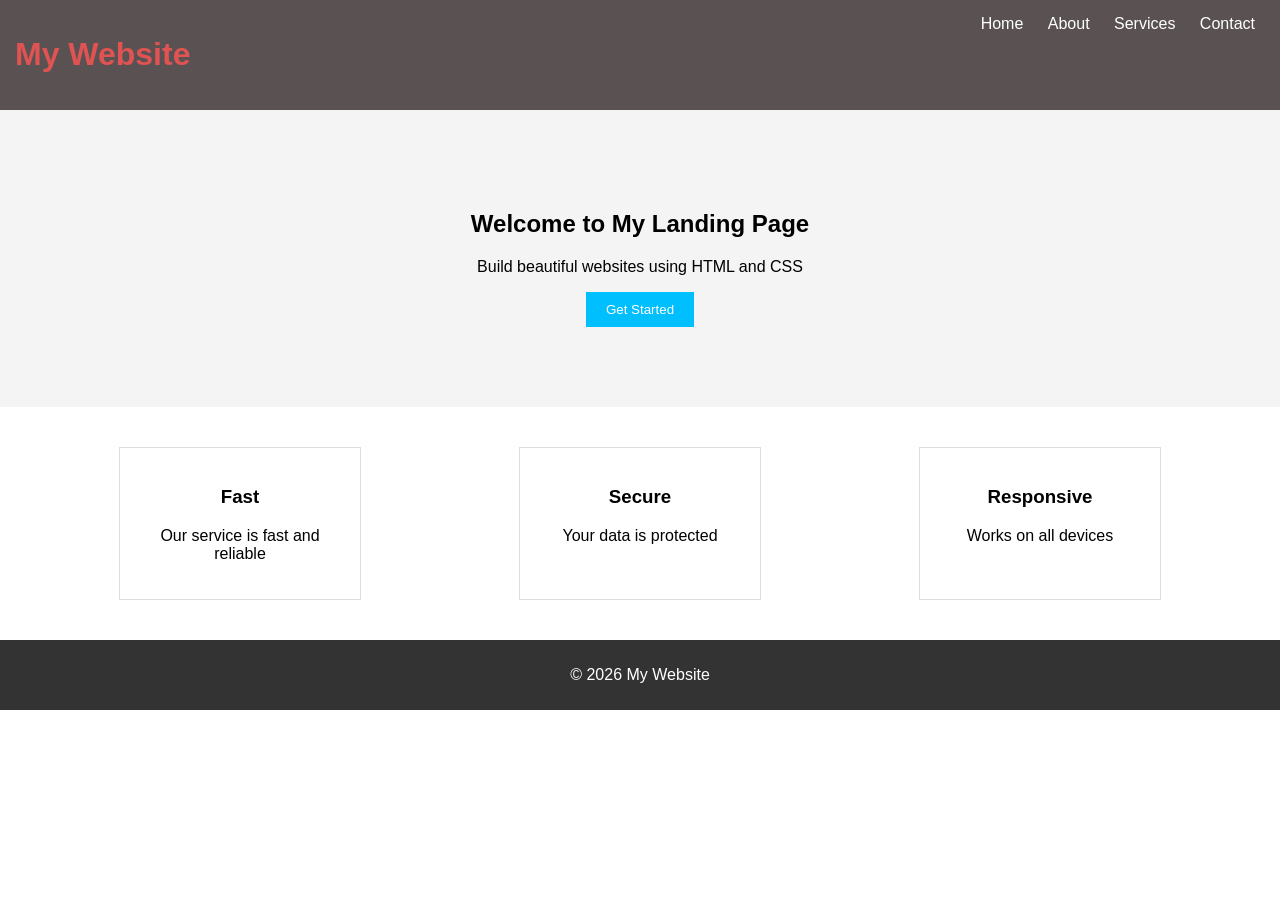
<file: LEVEL-1/Landing-Page/index.html>
<!DOCTYPE html>
<html>
<head>
<title>My Landing Page</title>
<link rel="stylesheet" href="style.css">
</head>

<body>

<header>
<h1>My Website</h1>
<nav>
<a href="#">Home</a>
<a href="#">About</a>
<a href="#">Services</a>
<a href="#">Contact</a>
</nav>
</header>

<section class="hero">
<h2>Welcome to My Landing Page</h2>
<p>Build beautiful websites using HTML and CSS</p>
<button>Get Started</button>
</section>

<section class="features">
<div class="box">
<h3>Fast</h3>
<p>Our service is fast and reliable</p>
</div>

<div class="box">
<h3>Secure</h3>
<p>Your data is protected</p>
</div>

<div class="box">
<h3>Responsive</h3>
<p>Works on all devices</p>
</div>
</section>

<footer>
<p>© 2026 My Website</p>
</footer>

</body>
</html>
</file>
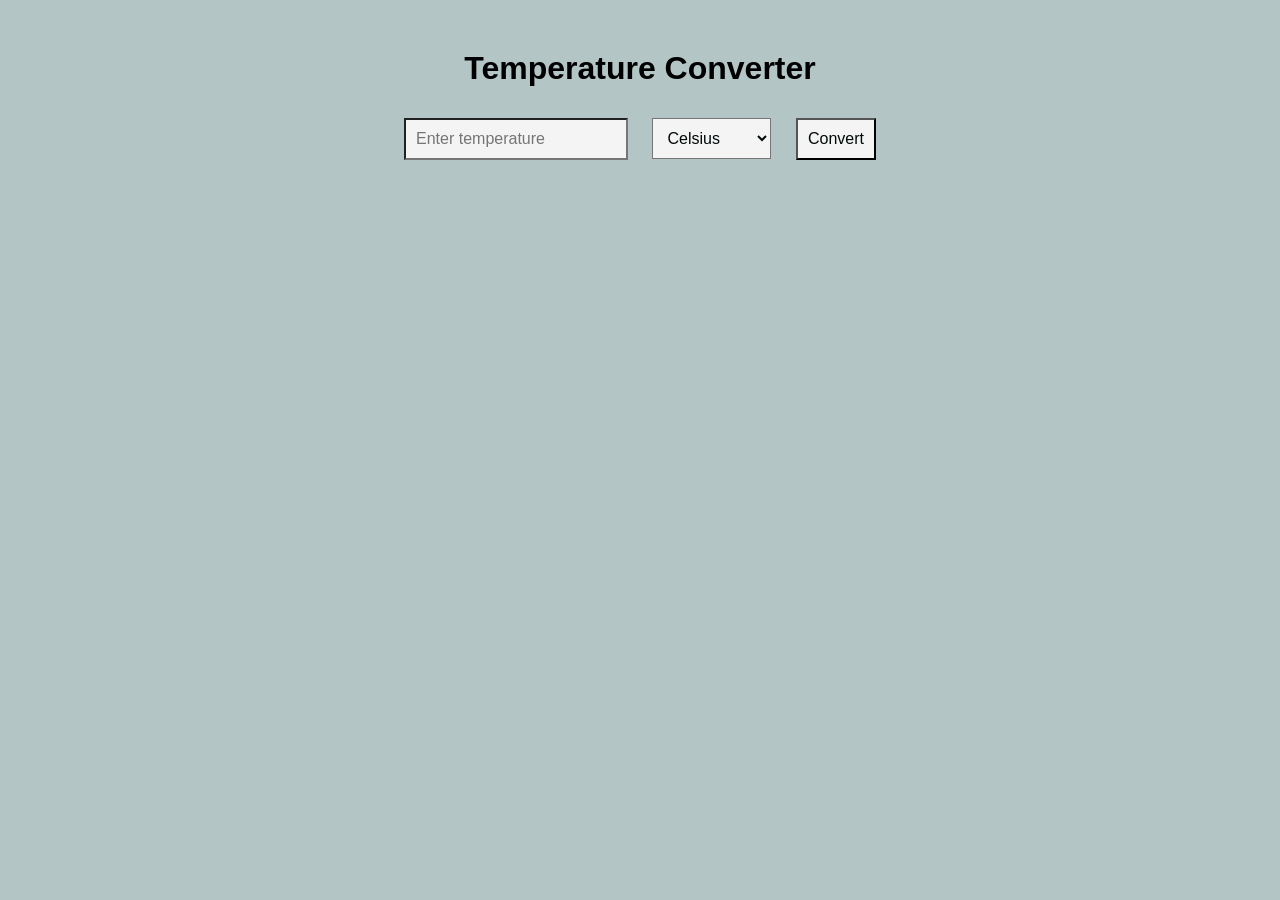
<file: LEVEL-1/Temperature-Converter/index.html>
<!DOCTYPE html>
<html>
<head>
<title>Temperature Converter</title>
<style>
    body{
        font-family: Arial, sans-serif;
        text-align: center;
        margin-top: 50px;
        background-color: rgb(179, 197, 197);
    }
    input, select, button{
        padding: 10px;
        margin: 10px;
        font-size: 16px;
        color: #010a09;
        background-color: #f4f4f4;
    }
    #result{
        margin-top: 20px;
        font-size: 24px;
        color: #333;
    }
</style>
</head>

<body>

<h1>Temperature Converter</h1>

<input type="number" id="temp" placeholder="Enter temperature">

<select id="unit">
<option value="C">Celsius</option>
<option value="F">Fahrenheit</option>
</select>

<button onclick="convert()">Convert</button>

<h2 id="result"></h2>

<script>
    function convert(){

let temp = document.getElementById("temp").value
let unit = document.getElementById("unit").value
let result

if(unit=="C"){
result = (temp*9/5)+32
document.getElementById("result").innerHTML =
result + " °F"
}

else{
result = (temp-32)*5/9
document.getElementById("result").innerHTML =
result + " °C"
}

}
</script>

</body>
</html>
</file>
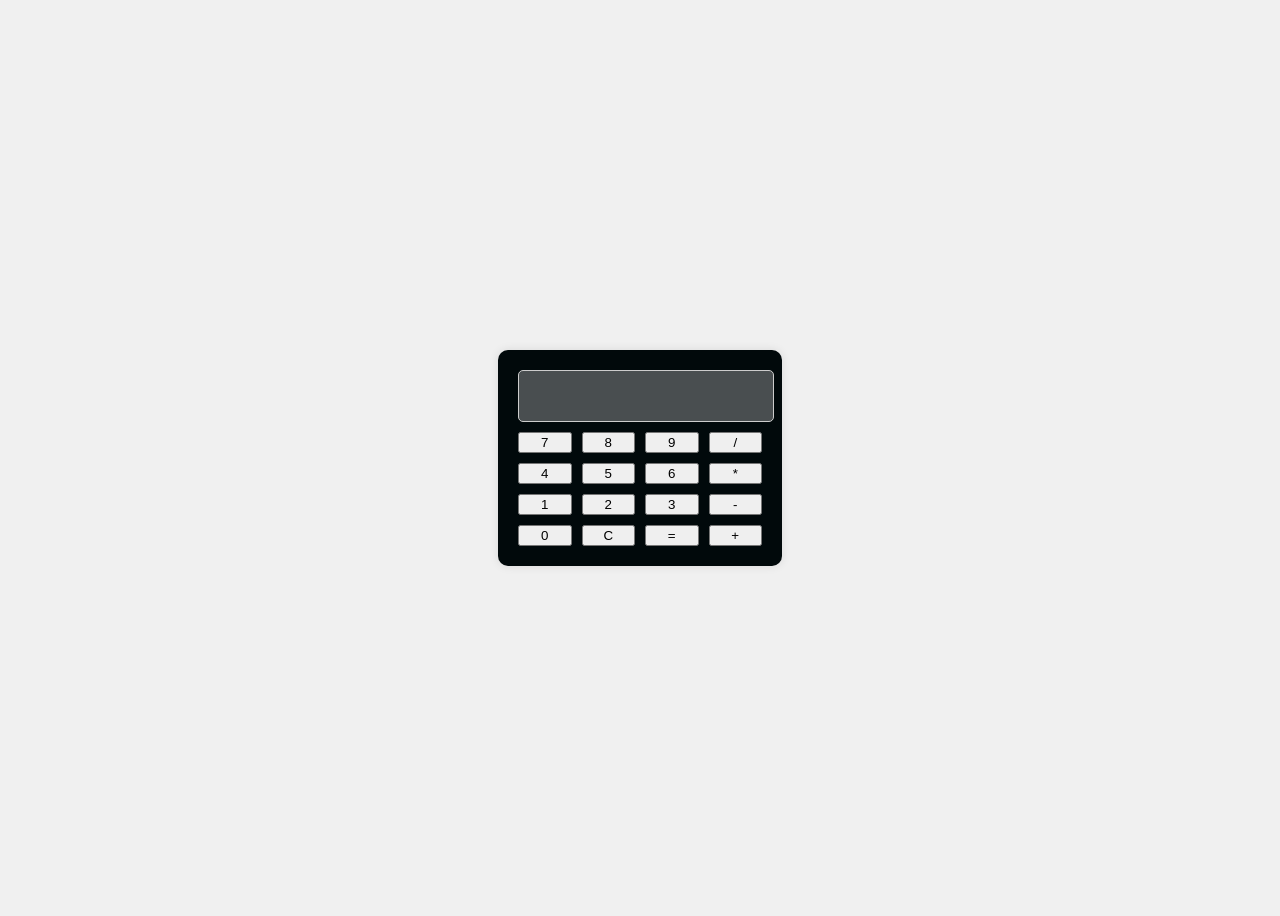
<file: LEVEL-2/Calculator/index.html>
<!DOCTYPE html>
<html>
<head>
<title>Calculator</title>
<link rel="stylesheet" href="style.css">
</head>

<body>


<div class="calculator">

<input type="text" id="display" disabled>

<div class="buttons">

<button onclick="append('7')">7</button>
<button onclick="append('8')">8</button>
<button onclick="append('9')">9</button>
<button onclick="append('/')">/</button>

<button onclick="append('4')">4</button>
<button onclick="append('5')">5</button>
<button onclick="append('6')">6</button>
<button onclick="append('*')">*</button>

<button onclick="append('1')">1</button>
<button onclick="append('2')">2</button>
<button onclick="append('3')">3</button>
<button onclick="append('-')">-</button>

<button onclick="append('0')">0</button>
<button onclick="clearDisplay()">C</button>
<button onclick="calculate()">=</button>
<button onclick="append('+')">+</button>

</div>
</div>

<script src="script.js"></script>

</body>
</html>
</file>
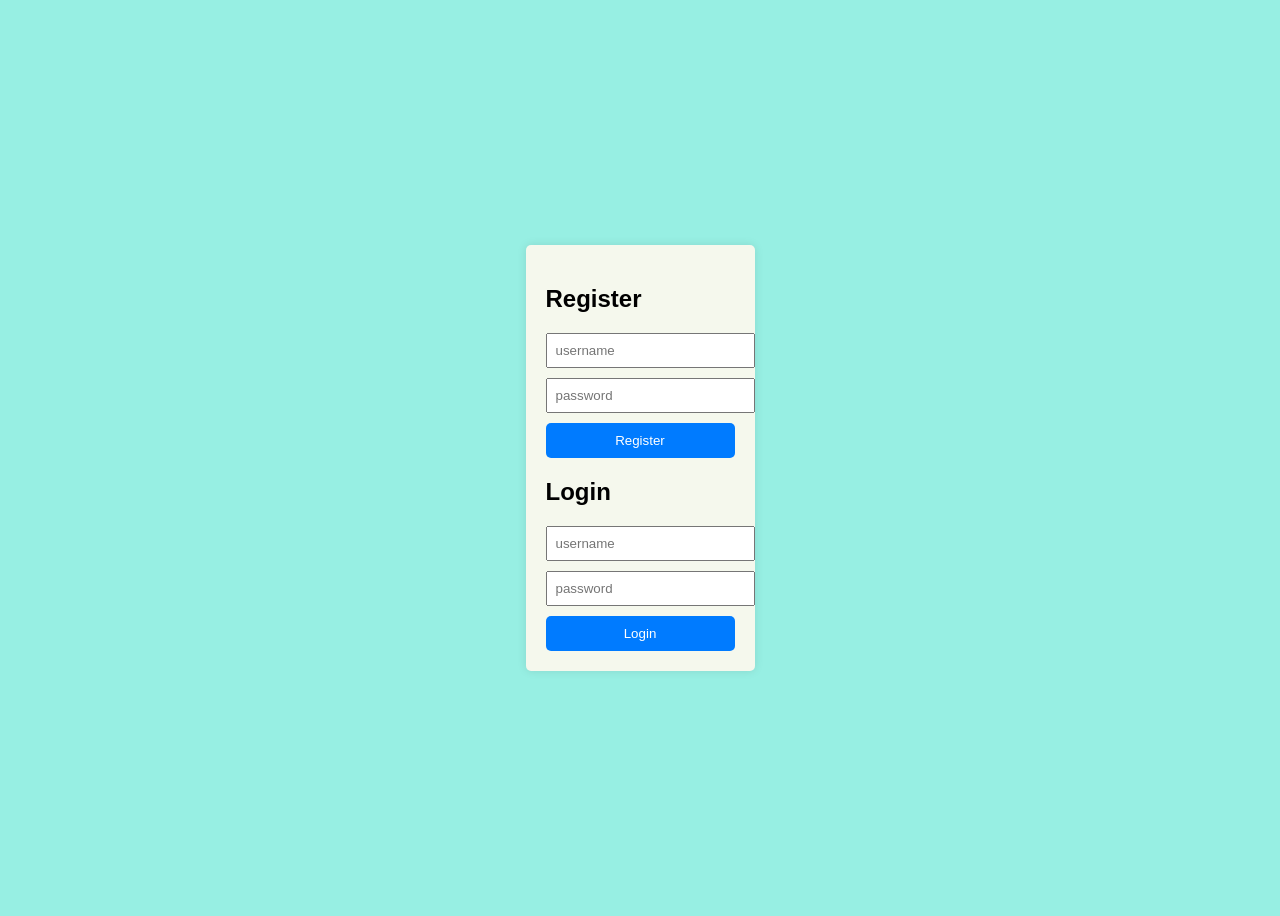
<file: LEVEL-2/Login-Authentication-System/index.html>
<!DOCTYPE html>
<html lang="en">
<head>
    <meta charset="UTF-8">
    <meta http-equiv="X-UA-Compatible" content="IE=edge">
    <meta name="viewport" content="width=device-width, initial-scale=1.0">
    <title>Login Authentication System</title>
    <style>
        body {
            font-family: Arial, sans-serif;
            display: flex;
            justify-content: center;
            align-items: center;
            height: 100vh;
            background-color: #97efe3;
        }
        .container {
            background-color: rgb(245, 248, 237);
            padding: 20px;
            border-radius: 5px;
            box-shadow: 0 0 10px rgba(0, 0, 0, 0.1);
        }
        input {
            display: block;
            margin-bottom: 10px;
            padding: 8px;
            width: 100%;
        }
        button {
            padding: 10px;
            width: 100%;
            background-color: #007BFF;
            color: white;
            border: none;
            border-radius: 5px;
        }        
        button:hover {
            background-color: #0056b3;
        }
    </style>
</head>
<body>
    <div class="container">
        <h2>Register</h2>
        <input id="regUser" placeholder="username">
        <input id="regPass" placeholder="password">
        <button onclick="register()">Register</button>
        <h2>Login</h2>
        <input id="loginUser" placeholder="username">
        <input id="loginPass" placeholder="password">
        <button onclick="login()">Login</button>
        <script src="script.js"></script>
</html>
</file>
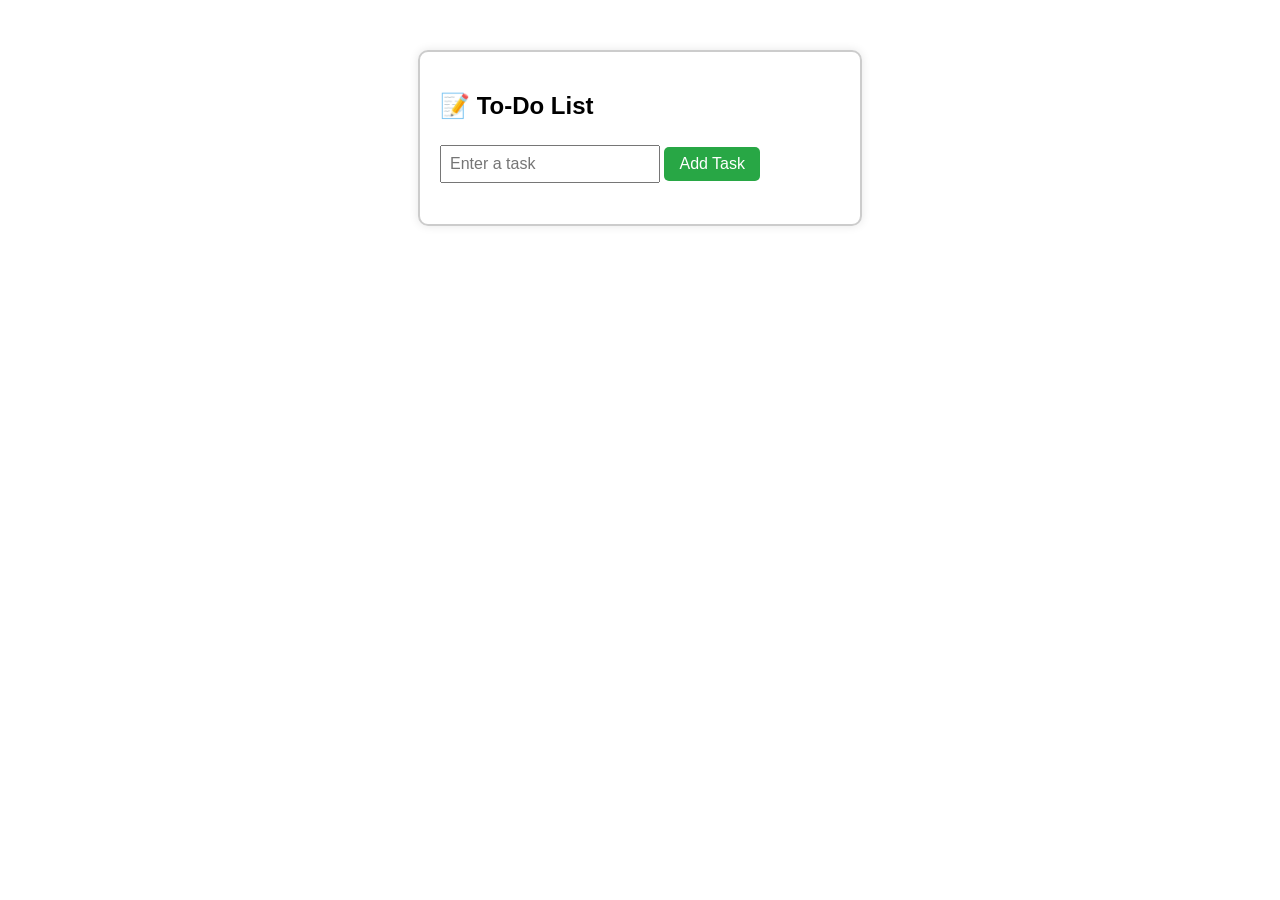
<file: LEVEL-2/Tribute-Page/index.html>
<!DOCTYPE html>
<html lang="en">
<head>
  <meta charset="UTF-8">
  <meta name="viewport" content="width=device-width, initial-scale=1.0">
  <title>To-Do List</title>

  <style>
    body {
      font-family: Arial, sans-serif;
      max-width: 400px;
      margin: 50px auto;
      padding: 20px;
      border: 2px solid #ccc;
      border-radius: 10px;
      box-shadow: 0 0 10px rgba(0,0,0,0.1);
    }

    input, button {
      margin: 5px 0;
      padding: 8px;
      font-size: 16px;
    }

    button {
      cursor: pointer;
    }

    ul {
      list-style: none;
      padding: 0;
      margin-top: 10px;
    }

    li {
      display: flex;
      justify-content: space-between;
      align-items: center;
      border: 1px solid #ddd;
      padding: 8px;
      margin: 5px 0;
      border-radius: 5px;
    }

    li span {
      flex-grow: 1;
    }

    .edit-btn {
      background-color: #ffc107;
      border: none;
      padding: 5px 10px;
      margin-right: 5px;
      border-radius: 3px;
    }

    .delete-btn {
      background-color: #dc3545;
      border: none;
      padding: 5px 10px;
      border-radius: 3px;
      color: white;
    }

    .add-btn {
      background-color: #28a745;
      border: none;
      padding: 8px 15px;
      color: white;
      border-radius: 5px;
    }
  </style>
</head>
<body>

  <h2>📝 To-Do List</h2>
  <input type="text" id="taskInput" placeholder="Enter a task">
  <button class="add-btn" onclick="addTask()">Add Task</button>
  <ul id="taskList"></ul>
  <script src="script.js"></script>

</body>
</html>
</file>
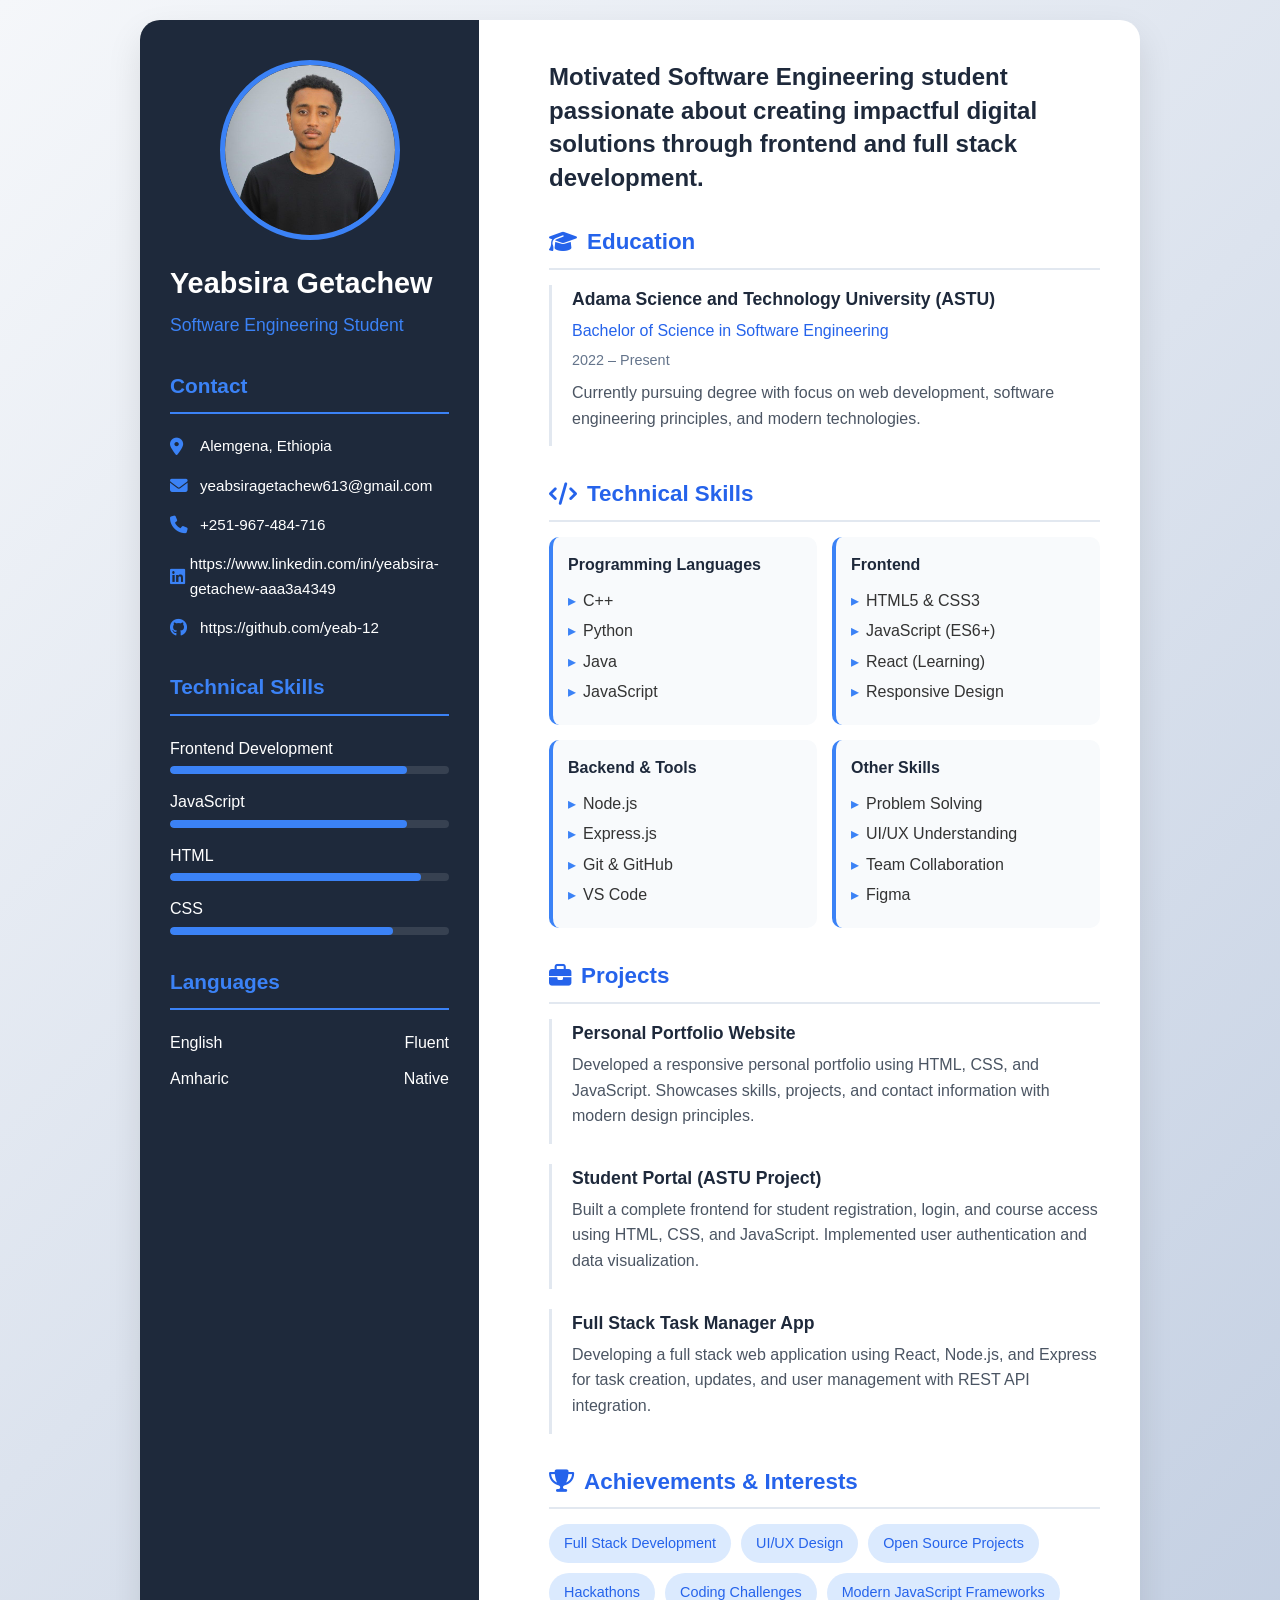
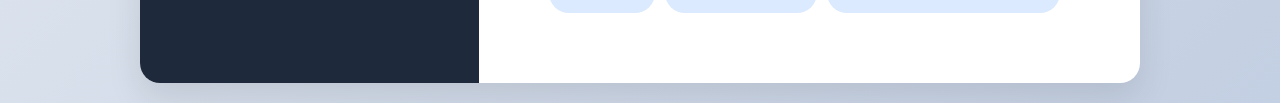
<file: LEVEL-1/Personal-Portfolio-Website/assets/Yeabsira Getachew Profile Resume.html>
<!DOCTYPE html>
<html lang="en">
<head>
    <meta charset="UTF-8">
    <meta name="viewport" content="width=device-width, initial-scale=1.0">
    <title>Yeabsira Getachew - Resume</title>
    <link rel="stylesheet" href="https://cdnjs.cloudflare.com/ajax/libs/font-awesome/6.4.0/css/all.min.css">
    <style>
        :root {
            --primary: #2563eb;
            --secondary: #1e40af;
            --accent: #3b82f6;
            --dark: #1e293b;
            --light: #f8fafc;
            --gray: #64748b;
        }
        
        * {
            margin: 0;
            padding: 0;
            box-sizing: border-box;
        }
        
        body {
            font-family: 'Segoe UI', Tahoma, Geneva, Verdana, sans-serif;
            line-height: 1.6;
            color: #333;
            background: linear-gradient(135deg, #f5f7fa 0%, #c3cfe2 100%);
            padding: 20px;
        }
        
        .resume-container {
            max-width: 1000px;
            margin: 0 auto;
            display: grid;
            grid-template-columns: 1fr 2fr;
            gap: 30px;
            background: white;
            border-radius: 20px;
            overflow: hidden;
            box-shadow: 0 15px 35px rgba(0, 0, 0, 0.1);
        }
        
        /* LEFT SIDEBAR */
        .sidebar {
            background: var(--dark);
            color: white;
            padding: 40px 30px;
        }
        
        .profile-section {
            text-align: center;
            margin-bottom: 40px;
        }
        
        .profile-img {
            width: 180px;
            height: 180px;
            border-radius: 50%;
            border: 5px solid var(--accent);
            margin: 0 auto 20px;
            background: #374151;
            position: relative;
            overflow: hidden;
            display: flex;
            align-items: center;
            justify-content: center;
        }

        .profile-img i {
            font-size: 60px;
            color: var(--accent);
            position: absolute;
        }

        .profile-img img {
            width: 100%;
            height: 100%;
            object-fit: cover;
            border-radius: 50%;
            position: absolute;
        }
        
        .name {
            font-size: 1.8rem;
            font-weight: 700;
            margin-bottom: 5px;
        }
        
        .title {
            color: var(--accent);
            font-size: 1.1rem;
            font-weight: 500;
        }
        
        .contact-info {
            margin: 30px 0;
        }
        
        .contact-item {
            display: flex;
            align-items: center;
            margin-bottom: 15px;
            font-size: 0.95rem;
        }
        
        .contact-item i {
            width: 30px;
            color: var(--accent);
            font-size: 1.1rem;
        }
        
        .skills-section, .languages-section {
            margin: 30px 0;
        }
        
        .section-title {
            font-size: 1.3rem;
            font-weight: 600;
            margin-bottom: 20px;
            padding-bottom: 10px;
            border-bottom: 2px solid var(--accent);
            color: var(--accent);
        }
        
        .skill-item {
            margin-bottom: 15px;
        }
        
        .skill-name {
            margin-bottom: 5px;
            font-weight: 500;
        }
        
        .skill-bar {
            height: 8px;
            background: #374151;
            border-radius: 4px;
            overflow: hidden;
        }
        
        .skill-level {
            height: 100%;
            background: var(--accent);
            border-radius: 4px;
        }
        
        .language-item {
            margin-bottom: 10px;
            display: flex;
            justify-content: space-between;
        }
        
        /* MAIN CONTENT */
        .main-content {
            padding: 40px;
        }
        
        .tagline {
            font-size: 1.5rem;
            color: var(--dark);
            margin-bottom: 30px;
            font-weight: 600;
            line-height: 1.4;
        }
        
        .content-section {
            margin-bottom: 30px;
        }
        
        .content-title {
            font-size: 1.4rem;
            color: var(--primary);
            margin-bottom: 15px;
            padding-bottom: 8px;
            border-bottom: 2px solid #e2e8f0;
            display: flex;
            align-items: center;
        }
        
        .content-title i {
            margin-right: 10px;
            color: var(--primary);
        }
        
        .education-item, .project-item {
            margin-bottom: 20px;
            padding-left: 20px;
            border-left: 3px solid #e2e8f0;
            padding-bottom: 15px;
        }
        
        .item-title {
            font-weight: 600;
            font-size: 1.1rem;
            color: var(--dark);
            margin-bottom: 5px;
        }
        
        .item-subtitle {
            color: var(--primary);
            font-weight: 500;
            margin-bottom: 5px;
        }
        
        .item-date {
            color: var(--gray);
            font-size: 0.9rem;
            margin-bottom: 8px;
        }
        
        .item-description {
            color: #4b5563;
        }
        
        .skills-grid {
            display: grid;
            grid-template-columns: repeat(2, 1fr);
            gap: 15px;
        }
        
        .skill-category {
            background: #f8fafc;
            padding: 15px;
            border-radius: 10px;
            border-left: 4px solid var(--accent);
        }
        
        .category-title {
            font-weight: 600;
            margin-bottom: 10px;
            color: var(--dark);
        }
        
        .category-list {
            list-style: none;
        }
        
        .category-list li {
            margin-bottom: 5px;
            padding-left: 15px;
            position: relative;
        }
        
        .category-list li:before {
            content: "▸";
            position: absolute;
            left: 0;
            color: var(--accent);
        }
        
        .interests {
            display: flex;
            flex-wrap: wrap;
            gap: 10px;
        }
        
        .interest-tag {
            background: #dbeafe;
            color: var(--primary);
            padding: 8px 15px;
            border-radius: 20px;
            font-size: 0.9rem;
            font-weight: 500;
        }
        
        /* PRINT STYLES */
        @media print {
            body {
                background: white;
                padding: 0;
            }
            
            .resume-container {
                box-shadow: none;
                max-width: 100%;
            }
        }
        
        /* RESPONSIVE */
        @media (max-width: 768px) {
            .resume-container {
                grid-template-columns: 1fr;
            }
            
            .sidebar {
                padding: 30px 20px;
            }
            
            .main-content {
                padding: 30px 20px;
            }
            
            .skills-grid {
                grid-template-columns: 1fr;
            }
        }
    </style>
</head>
<body>
    <div class="resume-container">
        <!-- LEFT SIDEBAR -->
        <div class="sidebar">
            <div class="profile-img">
                <i class="fas fa-user"></i>
                <img src="./assets/images/my-profile.jpg" alt="Yeabsira Getachew">
            </div>
            <h1 class="name">Yeabsira Getachew</h1>
            <p class="title">Software Engineering Student</p>
            <div class="contact-info">
                <div class="section-title">Contact</div>
                <div class="contact-item">
                    <i class="fas fa-map-marker-alt"></i>
                    <span>Alemgena, Ethiopia</span>
                </div>
                <div class="contact-item">
                    <i class="fas fa-envelope"></i>
                    <span>yeabsiragetachew613@gmail.com</span>
                </div>
                <div class="contact-item">
                    <i class="fas fa-phone"></i>
                    <span>+251-967-484-716</span>
                </div>
                <div class="contact-item">
                    <i class="fab fa-linkedin"></i>
                    <span>https://www.linkedin.com/in/yeabsira-getachew-aaa3a4349</span>
                </div>
                <div class="contact-item">
                    <i class="fab fa-github"></i>
                    <span>https://github.com/yeab-12</span>
                </div>
            </div>
            
            <div class="skills-section">
                <div class="section-title">Technical Skills</div>
                <div class="skill-item">
                    <div class="skill-name">Frontend Development</div>
                    <div class="skill-bar">
                        <div class="skill-level" style="width: 85%"></div>
                    </div>
                </div>
                <div class="skill-item">
                    <div class="skill-name">JavaScript</div>
                    <div class="skill-bar">
                        <div class="skill-level" style="width: 85%"></div>
                    </div>
                </div>
                <div class="skill-item">
                    <div class="skill-name">HTML</div>
                    <div class="skill-bar">
                        <div class="skill-level" style="width: 90%"></div>
                    </div>
                </div>
                <div class="skill-item">
                    <div class="skill-name">CSS</div>
                    <div class="skill-bar">
                        <div class="skill-level" style="width: 80%"></div>
                    </div>
                </div>
            </div>
            
            <div class="languages-section">
                <div class="section-title">Languages</div>
                <div class="language-item">
                    <span>English</span>
                    <span>Fluent</span>
                </div>
                <div class="language-item">
                    <span>Amharic</span>
                    <span>Native</span>
                </div>
            </div>
        </div>
        
        <!-- MAIN CONTENT -->
        <div class="main-content">
            <p class="tagline">Motivated Software Engineering student passionate about creating impactful digital solutions through frontend and full stack development.</p>
            
            <div class="content-section">
                <h2 class="content-title"><i class="fas fa-graduation-cap"></i> Education</h2>
                <div class="education-item">
                    <h3 class="item-title">Adama Science and Technology University (ASTU)</h3>
                    <p class="item-subtitle">Bachelor of Science in Software Engineering</p>
                    <p class="item-date">2022 – Present</p>
                    <p class="item-description">Currently pursuing degree with focus on web development, software engineering principles, and modern technologies.</p>
                </div>
            </div>
            
            <div class="content-section">
                <h2 class="content-title"><i class="fas fa-code"></i> Technical Skills</h2>
                <div class="skills-grid">
                    <div class="skill-category">
                        <h4 class="category-title">Programming Languages</h4>
                        <ul class="category-list">
                            <li>C++</li>
                            <li>Python</li>
                            <li>Java</li>
                            <li>JavaScript</li>
                        </ul>
                    </div>
                    <div class="skill-category">
                        <h4 class="category-title">Frontend</h4>
                        <ul class="category-list">
                            <li>HTML5 & CSS3</li>
                            <li>JavaScript (ES6+)</li>
                            <li>React (Learning)</li>
                            <li>Responsive Design</li>
                        </ul>
                    </div>
                    <div class="skill-category">
                        <h4 class="category-title">Backend & Tools</h4>
                        <ul class="category-list">
                            <li>Node.js</li>
                            <li>Express.js</li>
                            <li>Git & GitHub</li>
                            <li>VS Code</li>
                        </ul>
                    </div>
                    <div class="skill-category">
                        <h4 class="category-title">Other Skills</h4>
                        <ul class="category-list">
                            <li>Problem Solving</li>
                            <li>UI/UX Understanding</li>
                            <li>Team Collaboration</li>
                            <li>Figma</li>
                        </ul>
                    </div>
                </div>
            </div>
            
            <div class="content-section">
                <h2 class="content-title"><i class="fas fa-briefcase"></i> Projects</h2>
                <div class="project-item">
                    <h3 class="item-title">Personal Portfolio Website</h3>
                    <p class="item-description">Developed a responsive personal portfolio using HTML, CSS, and JavaScript. Showcases skills, projects, and contact information with modern design principles.</p>
                </div>
                <div class="project-item">
                    <h3 class="item-title">Student Portal (ASTU Project)</h3>
                    <p class="item-description">Built a complete frontend for student registration, login, and course access using HTML, CSS, and JavaScript. Implemented user authentication and data visualization.</p>
                </div>
                <div class="project-item">
                    <h3 class="item-title">Full Stack Task Manager App</h3>
                    <p class="item-description">Developing a full stack web application using React, Node.js, and Express for task creation, updates, and user management with REST API integration.</p>
                </div>
            </div>
            
            <div class="content-section">
                <h2 class="content-title"><i class="fas fa-trophy"></i> Achievements & Interests</h2>
                <div class="interests">
                    <span class="interest-tag">Full Stack Development</span>
                    <span class="interest-tag">UI/UX Design</span>
                    <span class="interest-tag">Open Source Projects</span>
                    <span class="interest-tag">Hackathons</span>
                    <span class="interest-tag">Coding Challenges</span>
                    <span class="interest-tag">Modern JavaScript Frameworks</span>
                </div>
            </div>
        </div>
    </div>
    
    <script>
        // Simple animation for skill bars
        document.addEventListener('DOMContentLoaded', function() {
            const skillBars = document.querySelectorAll('.skill-level');
            skillBars.forEach(bar => {
                const width = bar.style.width;
                bar.style.width = '0';
                setTimeout(() => {
                    bar.style.transition = 'width 1.5s ease-in-out';
                    bar.style.width = width;
                }, 300);
            });
        });
    </script>
</body>
</html>
</file>
<file: LEVEL-1/Landing-Page/style.css>
body{
font-family: Arial;
margin:0;
}

header{
background:#5a5252;
color:rgb(223, 83, 83);
padding:15px;
display:flex;
justify-content:space-between;
}

nav a{
color:white;
margin:10px;
text-decoration:none;
}

.hero{
text-align:center;
padding:80px;
background:#f4f4f4;
}

button{
padding:10px 20px;
background:rgb(0, 191, 255);
color:white;
border:none;
}

.features{
display:flex;
justify-content:space-around;
padding:40px;
}

.box{
border:1px solid #ddd;
padding:20px;
width:200px;
text-align:center;
}

footer{
text-align:center;
background:#333;
color:white;
padding:10px;
}
</file>
<file: LEVEL-2/Calculator/style.css>
body{
    background-color: #f0f0f0;
    font-family: Arial, sans-serif;
    display: flex;
    justify-content: center;
    align-items: center;
    height: 100vh;
    
}
.calculator {
    background-color: #01090b;
    padding: 20px;
    border-radius: 10px;
    box-shadow: 0 0 10px rgba(0, 0, 0, 0.1);
}
#display {
    width: 100%;
    height: 40px;
    margin-bottom: 10px;
    text-align: right;
    padding: 5px;
    font-size: 18px;
    border: 1px solid #ccc;
    border-radius: 5px;
    color: #fff;
}
.buttons {
    display: grid;
    grid-template-columns: repeat(4, 1fr);
    gap: 10px;
}

.button {
    padding: 15px;
    font-size: 18px;
    border: none;
    border-radius: 5px;
    background-color: #007BFF;
    color: #fff;
    cursor: pointer;
}
.button:hover {
    background-color: #0056b3;
}
.button.operator {
    background-color: #28a745;
}
.button.operator:hover {
    background-color: #1e7e34;
}
.button.equal {
    background-color: #dc3545;
}
.button.equal:hover {
    background-color: #c82333;
}
</file>
